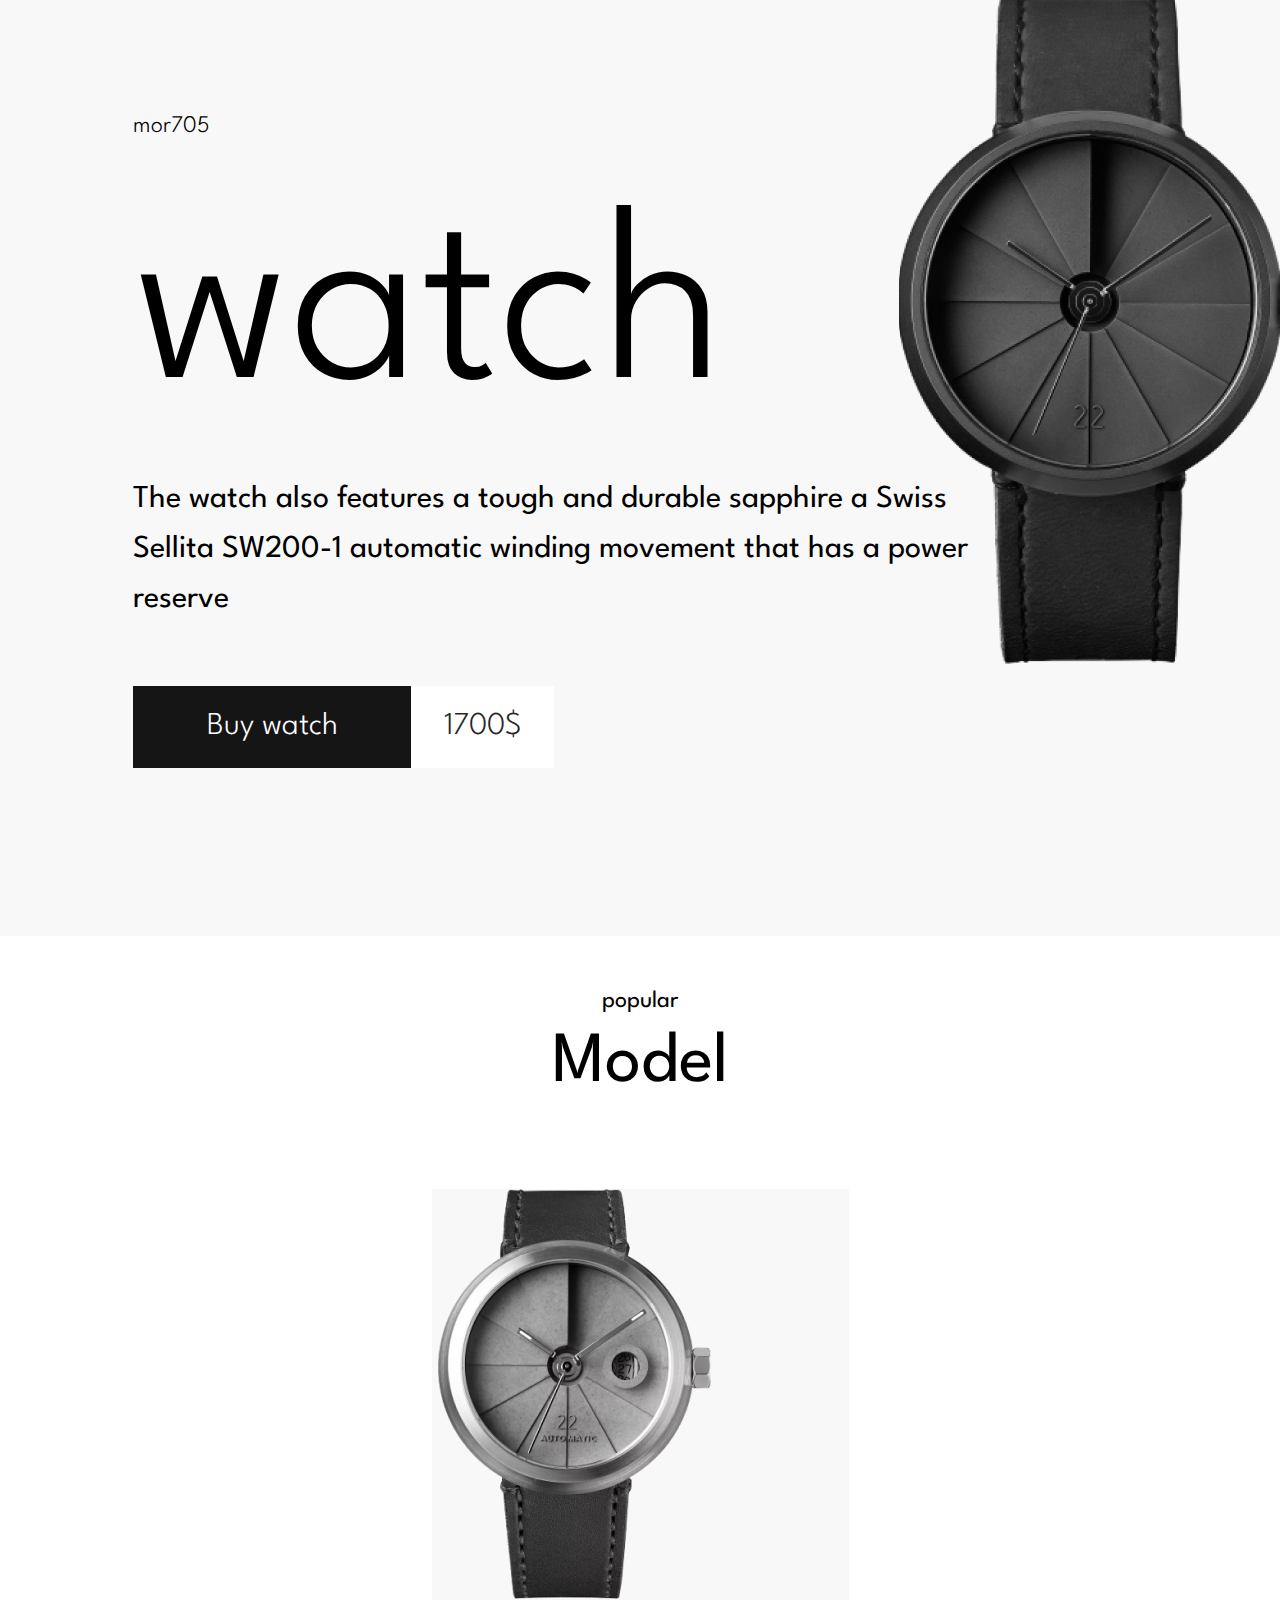
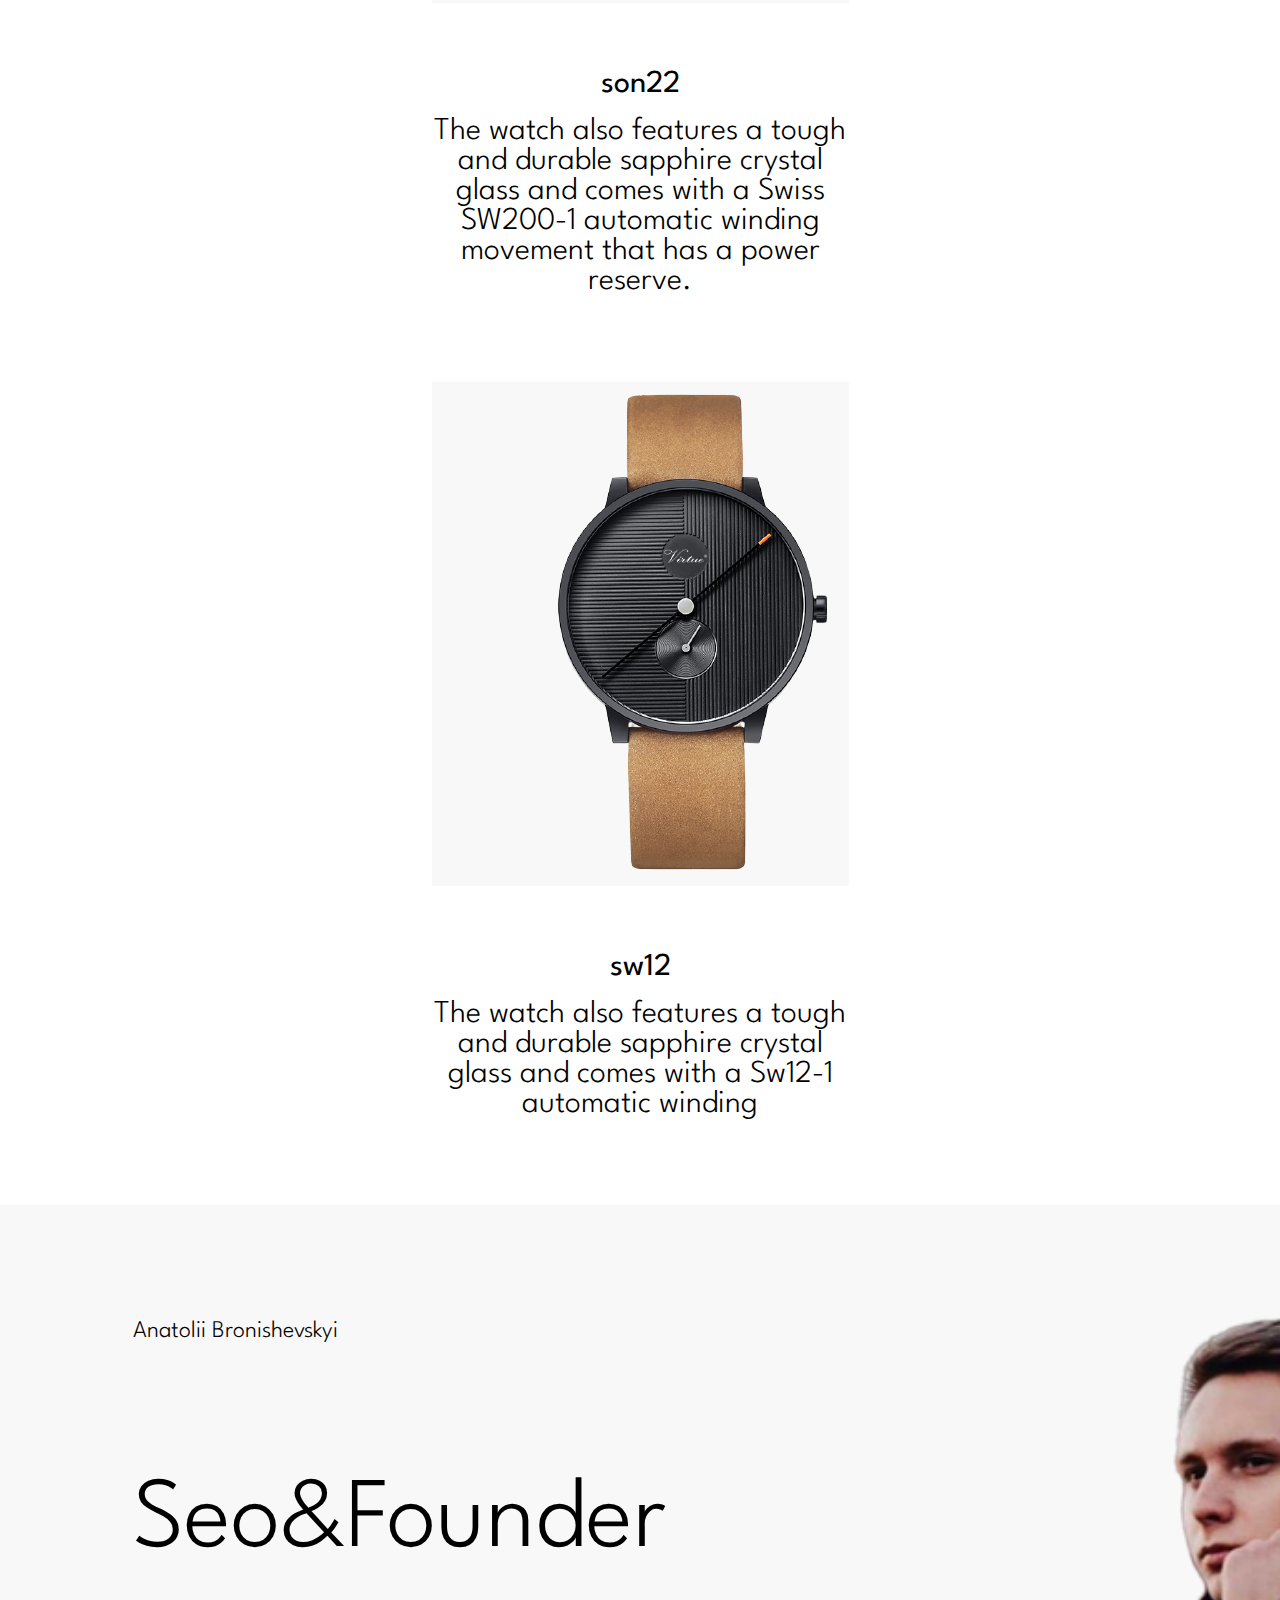
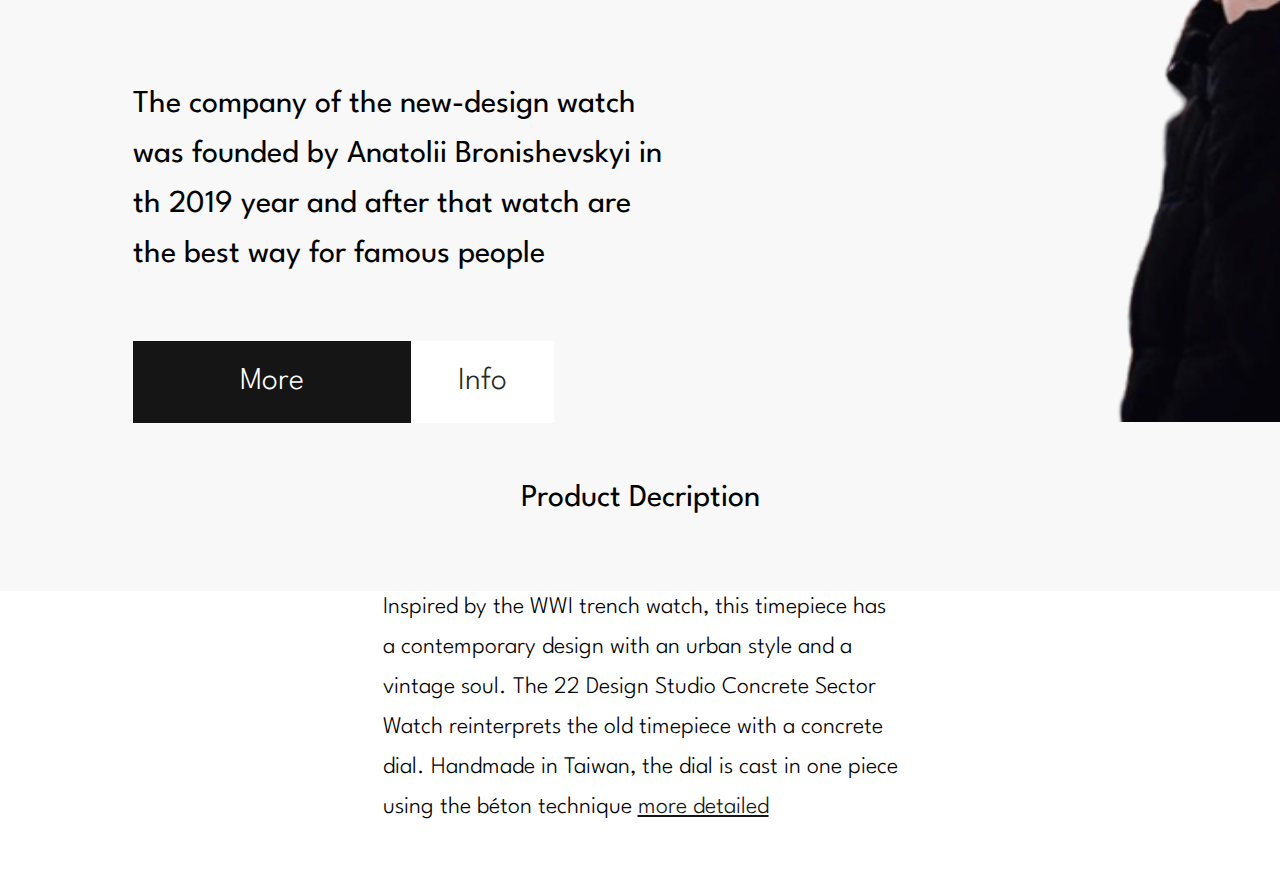
<file: index.html>
<!DOCTYPE html>
<html lang="en">
<head>
    <meta charset="UTF-8">
    <meta http-equiv="X-UA-Compatible" content="IE=edge">
    <meta name="viewport" content="width=device-width, initial-scale=1.0">
    <title>Watches</title>
    <link rel="stylesheet" href="index.css">
    <link rel="preconnect" href="https://fonts.googleapis.com">
    <link rel="preconnect" href="https://fonts.gstatic.com" crossorigin>
    <link href="https://fonts.googleapis.com/css2?family=Heebo:wght@500&family=League+Spartan:wght@300;400;700&display=swap" rel="stylesheet">
</head>
<body>
    <header class="header">
    <div class="header-container">
            <div><h1 class="header-title">mor705</h1>
                <p class="header-subtitle">watch</p>
                <p class="header-description">The watch also features a tough and durable sapphire a Swiss Sellita SW200-1 automatic winding movement that has a power reserve</p>
    <div class="buy-wrapper">
        <a class="buy-link" href="jul.html">Buy watch</a>
        <div class="price">1700$</div>
    </div>  
            </div>
            <div class="head-image-wrapper">
                <img class="header-image"
            srcset="mor705.png,
            mor705@2x.png 2x"
            src="mor705.png" 
            alt="Model mor705">
            </div>
    </div>
        
    </header>
    <main>
        
        <p class="popular-title">popular</p>
        <p class="models-title">Model</p>
        
        <div class="item-wrapper">
            <div class="item-image-wrapper"> 
                <img 
                srcset="son22.png,
                son22@2x.png 2x"
                src="son22.png" 
                alt="Model son22"> 
            </div>
            <h2 class="item-title">son22</h2>
            <p class="item-description">The watch also features a tough and durable sapphire crystal glass and comes with a Swiss SW200-1 automatic winding movement that has a power reserve.</p>
        </div>
        <div>
            <div class="item-wrapper">
                <div class="item-image-wrapper"> 
                    <img 
                    srcset="sw12.png,
                    sw12@2x.png 2x"
                    src="sw12.png" 
                    alt="Model sw12"> 
                </div>
                <h2 class="item-title">sw12</h2>
                <p class="item-description">The watch also features a tough and durable sapphire crystal glass and comes with a Sw12-1 automatic winding</p>
            </div>
            <header class="header">
                <div class="header-container">
                        <div><h1 class="header-title">Anatolii Bronishevskyi</h1>
                            <p class="header-name">Seo&Founder</p>
                            <p class="header-description">The company of the new-design watch was founded by Anatolii Bronishevskyi in th 2019 year and after that watch are the best way for famous people</p>
                <div class="buy-wrapper">
                    <a class="buy-link" href="jul.html">More</a>
                    <div class="price">Info</div>
                </div>  
                        </div>
                        <a class="head-image-wrapper" _blank href="https://www.instagram.com/_b_r_o_n_e_k_/">
                            <img class="anatolii-image"
                        srcset="anatolii.png,
                        anatolii.png 2x"
                        src="anatolii.png" 
                        alt="anatolii">
                        </div>"></a>
                        
                </div>
            <div>
        <p class="product-description-title">Product Decription</p>
        <p class="product-description">Inspired by the WWI trench watch, this timepiece has a contemporary design with an urban style and a vintage soul. The 22 Design Studio Concrete Sector Watch reinterprets the old timepiece with a concrete dial. Handmade in Taiwan, the dial is cast in one piece using the béton technique <a href="jul.html">more detailed</a></p>
    </main>
    <footer></footer>
</body>
</html>
</file>
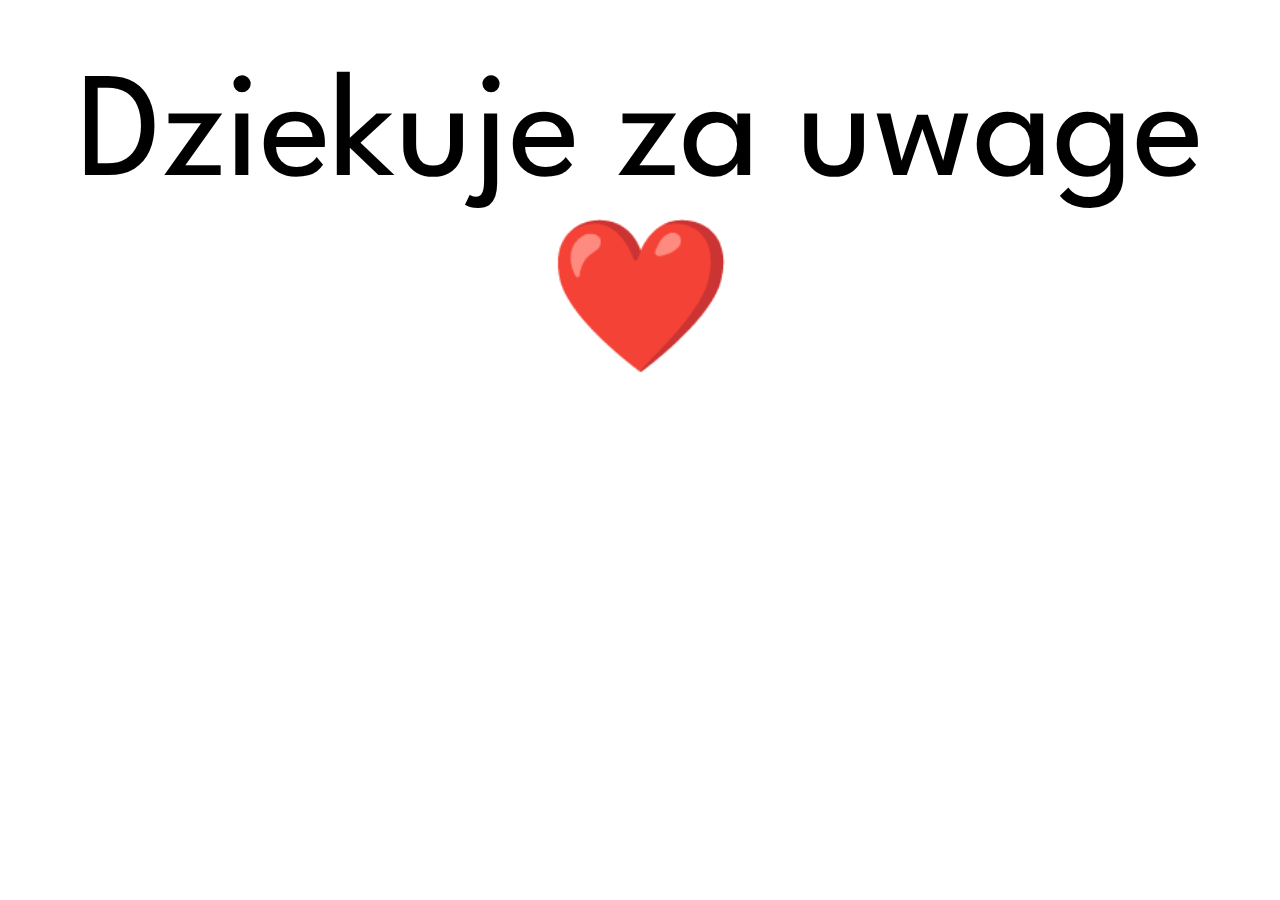
<file: jul.html>
<!DOCTYPE html>
<html lang="en">
<head>
    <meta charset="UTF-8">
    <meta http-equiv="X-UA-Compatible" content="IE=edge">
    <meta name="viewport" content="width=device-width, initial-scale=1.0">
    <title>Document</title>
    <link rel="stylesheet" href="index.css">
    <link rel="preconnect" href="https://fonts.googleapis.com">
    <link rel="preconnect" href="https://fonts.gstatic.com" crossorigin>
    <link href="https://fonts.googleapis.com/css2?family=Heebo:wght@500&family=League+Spartan:wght@300;400;700&display=swap" rel="stylesheet">
</head>
<body>
    <h1 class="jul">Dziekuje za uwage❤️ </h1>
</body>
</html>
</file>
<file: index.css>
html {
        box-sizing: border-box;
        font-size: 16px;
      }
      
      *, *:before, *:after {
        box-sizing: inherit;
      }
      
      body, h1, h2, h3, h4, h5, h6, p, ol, ul {
        margin: 0;
        padding: 0;
        font-weight: normal;
      }
      
      ol, ul {
        list-style: none;
      }
      
body{
    font-family: 'Heebo', sans-serif;
font-family: 'League Spartan', sans-serif;
}
.header-container {
    display: flex;
    width: 1440px;
    padding-top: 104px;
    padding-left: 133px;
    padding-right: 133px;
    padding-bottom: 168px;
    background-color: #F8F8F8;
    ;
}
.header-title {
    margin-bottom: 53px;
    font-size: 24px;
    line-height: 45px;
    font-weight: 300;
    
}
.header-subtitle {
    margin-bottom: 43px;
    font-size: 250px;
    line-height: 230px;
    font-weight: 300;
    

}
.header-description {
    margin-bottom: 61px;
    font-size: 32px;
    line-height: 50px;
  
}
.buy-wrapper {
    display: flex;
}
.buy-link {
    display: block;
    width: 278px;
    height: 82px;
    background-color:#161515;
    color: #ffffff;
    text-decoration: none;
    font-size: 32px;
    line-height: 82px;
    text-align: center;
    font-weight: 300;  
}
.price {
    width: 143px;
    height: 82px;
    background-color:#FFFFFF;
    color:#272727;
    text-decoration: none;
    font-size: 32px;
    line-height: 82px;
    text-align: center;
    font-weight: 300;  

}
.head-image-wrapper {
    display: block;
    width: 772px;
    margin-top: -137px;
    margin-left: -90px;
}
.popular-title {
    font-size: 24px;
    line-height: 45px;
    text-align: center;
    margin-top: 43px;
}
.models-title {
    font-size: 72px;
    line-height: 81px;
    font-weight: 400;
    text-align: center;
    margin-bottom: 84px;
}
.item-wrapper {
    margin: 0 auto;
    width: 417px;
    
}
.item-image-wrapper {
    align-items: center;
    width: 417;
    height:630;
    background-color: #F8F8F8;
    margin-bottom: 67px;
}
.item-title {
    font-size: 32px;
    line-height: 30px;
    font-weight: 400;
    text-align: center;
    margin-bottom: 17px;
}
.item-description {
    font-size: 32px;
    line-height: 30px;
    font-weight: 300;
    text-align: center;
    margin-bottom: 85px;

}

.product-description-title {
    font-size: 32px;
    line-height: 60px;
    font-weight: 400;
    text-align: center;
    margin-bottom: 58px;
}
.product-description {
    margin: 0 auto;
    width: 515px;
    font-size: 24px;
    line-height: 40px;
    font-weight: 300;
    margin-bottom: 58px;
    margin-top: 50px;
}
a {
    color: #161515;
}
a:hover{ color: bisque;

}
.jul {
    font-size: 150px;
    margin-top: 70px;
    text-align: center;
}
.jul:hover {
    color: #fa3737;
    font-size: 150px;
    margin-top: 70px;
    text-align: center;
}
.header-name {
    margin-bottom: 43px;
    font-size: 100px;
    line-height: 230px;
    font-weight: 300;
}
.anatolii-image {
    display: block;
    width: 990px;
    margin-right: -200px;
    height: 850px;
}
</file>
